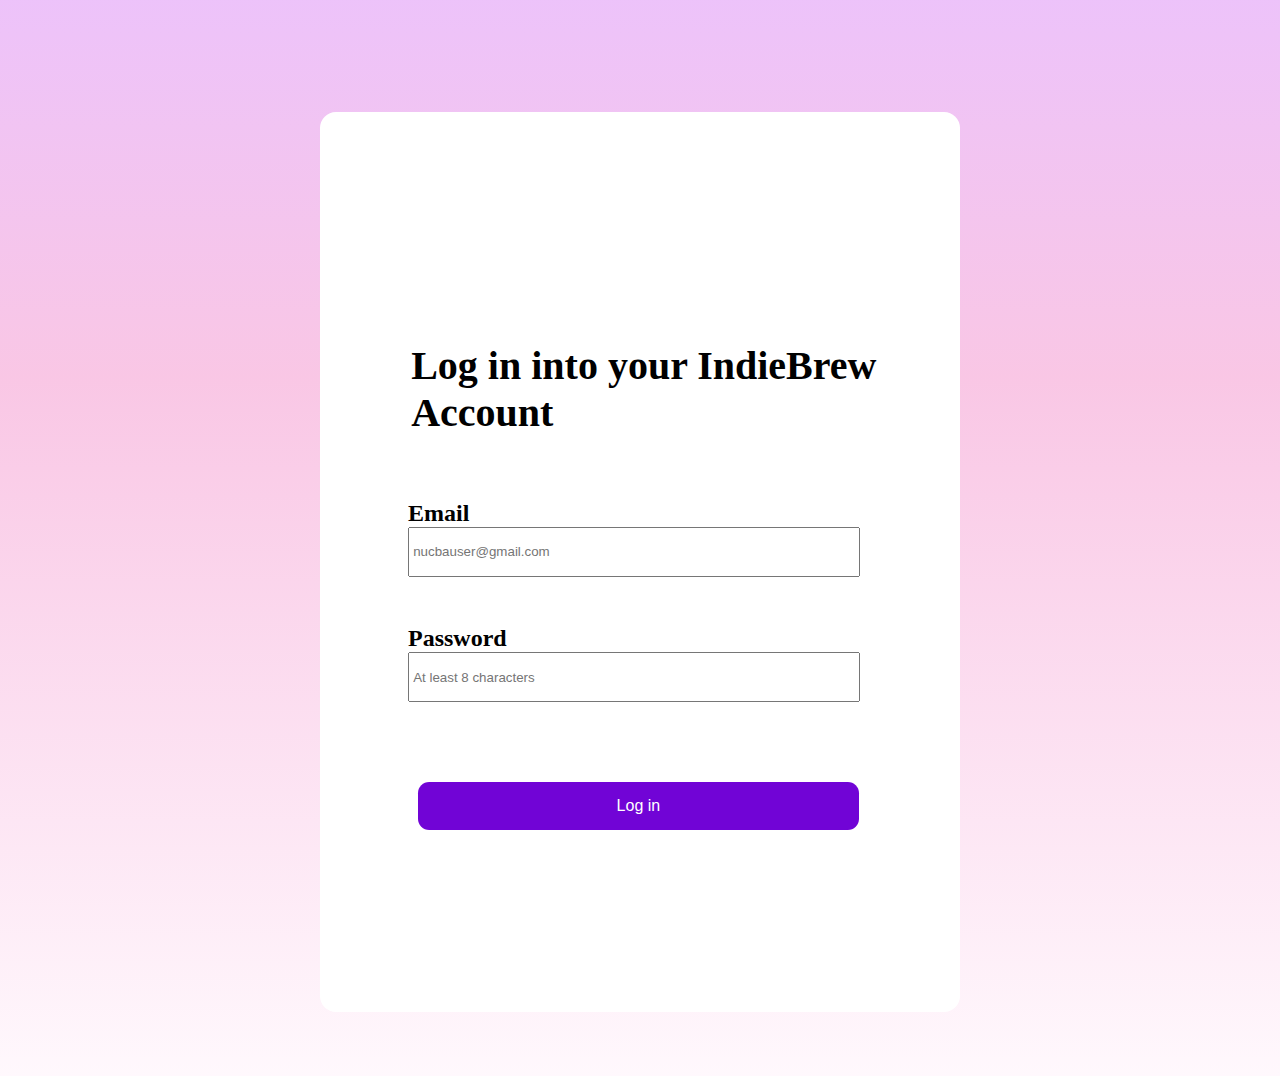
<file: last.html>
<!DOCTYPE html>
<html lang="en">
<head>
    <meta charset="UTF-8">
    <meta http-equiv="X-UA-Compatible" content="IE=edge">
    <meta name="viewport" content="width=device-width, initial-scale=1.0">
    <link rel="stylesheet" href="last.css">
    <title>Document</title>
</head>
<body>
    <form class="form" >
        <div class="padding">
        <h3> Log in into your IndieBrew Account</h3>
        <div class="column">
        <label for="email">Email</label>
        <input type="email" placeholder="nucbauser@gmail.com">
        <label for="Password">Password</label>
        <input type="password"  placeholder="At least 8 characters">
     <button> <a href="index.html"> Log in</a></button> 
        </div>
    </div>
    </form>
</body>
</html>
</file>
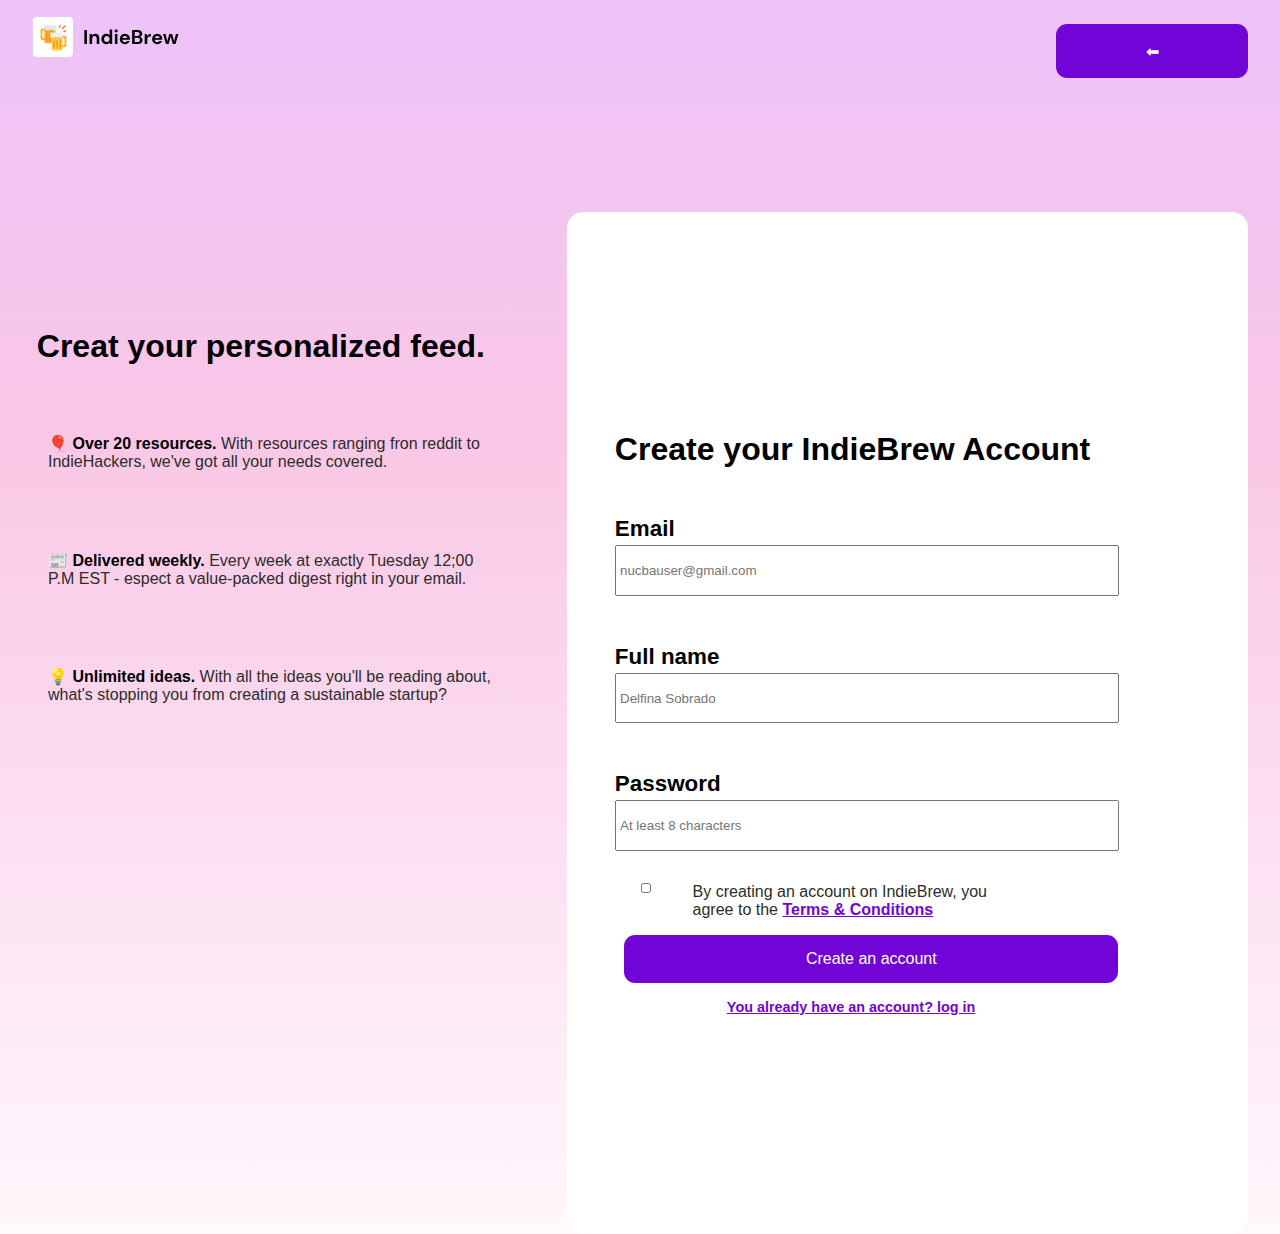
<file: login.html>
<!DOCTYPE html>
<html lang="en">
<head>
    <meta charset="UTF-8">
    <meta http-equiv="X-UA-Compatible" content="IE=edge">
    <meta name="viewport" content="width=device-width, initial-scale=1.0">
    <link rel="stylesheet" href="login.css">
    <title>Log in</title>
</head>
<body>
   
    <nav>
    <span class="logo"> <img src="./Assets/Logo.svg" alt=""></span>
    <a href="index.html"> <button class="flecha"> ⬅</button> </a>
     </nav>
      <div class="todo">
    <section class="personalized">
<h2> Creat your personalized feed.</h2>
<p>🎈 <strong> Over 20 resources.</strong> With resources ranging fron reddit to IndieHackers, we've got all your needs covered.</p>
<p>📰 <strong>Delivered weekly.</strong> Every week at exactly Tuesday 12;00 P.M EST - espect a value-packed digest right in your email.</p>
<p> 💡 <strong>Unlimited ideas.</strong> With all the ideas you'll be reading about, what's stopping you from creating a sustainable startup?</p>
    </section>
    <form class="form" >
        <div class="padding">
        <h3> Create your IndieBrew Account</h3>
        <label for="email">Email</label>
        <input type="email" placeholder="nucbauser@gmail.com">
        <label for="Full-name"> Full name</label>
        <input type="text" placeholder="Delfina Sobrado"> 
        <label for="Password">Password</label>
        <input type="password"  placeholder="At least 8 characters">
   
        <div class="terms">
    <input type="checkbox" class="mini">

    <div class="column">
    <p>By creating an account on IndieBrew, you agree to the <span> <a href="https://en.wikipedia.org/wiki/Terms_of_service">Terms & Conditions</a> </span> </p>
        </div>
    </div>
        <button> Create an account</button>
        <p class="last"> <a href="last.html">You already have an account? log in</a> </p>
    </div>
    </form>
</div>
</body>
</html>
</file>
<file: last.css>
* { padding: 0%;
margin: 0%;}

body { width: 100%;
    background: white;
    background: rgb(202,78,240);
    background: linear-gradient(180deg, rgba(202,78,240,0.3426412801448705) 0%, rgba(231,23,148,0.24180094401041663) 35%, rgba(255,0,169,0.02891578994879207) 100%);
;
justify-content: center;
align-items: center;
display: flex;}

form { width: 70vw;
height: 100vh;
background-color: white;
display: flex;
flex-direction: column;
justify-content: space-between;
position: relative;
margin: 7rem 2rem 4rem 2rem;
border-radius: 1rem;
}
.padding { padding: 1rem 0 0 2rem;
    display: flex;
    flex-direction: column;}

    button { width: 80%;
        font-size: 1rem;
        height: 3rem;
        margin: 2rem 1rem 0rem 0.6rem;
        background-color: #7104D6;
        color: white;
        border: none;
        border-radius: 0.7rem;
        cursor: grab;}
        
        button:hover { background-color: #7104D6;
        opacity: 0.2;}

.form h3 { width: 100%;
    font-size: 1.3rem;
    margin: 2rem 0 2rem 0.2rem ;
}

a { color: white;
text-decoration: none;}
.form label { font-weight: bold;}

input { width: 80%;
height: 2.5rem;
margin-bottom: 3rem;
padding: 0.2rem;}
 
.column { display: flex;
flex-direction: column;}

@media screen and (min-width: 376px) {
.form { justify-content: center;
align-items: center;
width: 50vw;
height: 100vh;}
.padding {padding-left: 5.5rem ;}
    .form h3 { width: 100%;
    font-size: 2.5rem;
    margin-bottom: 4rem;
}
label { font-size: 1.5rem;}

}
</file>
<file: login.css>
* { padding: 0%;
    margin: 0%;
    font-family: 'DM Sans', sans-serif;}

body { width: 100%;
    background: white;
    background: rgb(202,78,240);
    background: linear-gradient(180deg, rgba(202,78,240,0.3426412801448705) 0%, rgba(231,23,148,0.24180094401041663) 35%, rgba(255,0,169,0.02891578994879207) 100%);
;}
nav { width: 100%;
height: 20vh;} 

.logo {margin: 2rem 0 0 2rem;}

span img { margin-top: 1rem;}
.flecha {  float: right;
    margin: 1.5rem 2rem 0 0;
width: 15%;
border-radius: 0.7rem;
height: 30%;
background-color: #7104D6;
border: none;
color: white;}



.personalized { width: 80%;
height: 60vh;
margin: 0 1rem 1rem 2rem;
display: flex;
flex-direction: column;
justify-content: space-evenly;}

.personalized h2 { width: 100%;
padding: 0.3rem;
font-size: 2rem;
margin-top: 1rem;}

p { color: #2C2C2C;
    margin: 0 1rem 1rem 1rem;}
strong {color: black;}

.form { width: 80%;
    padding: 1rem;
    margin: 3rem 2rem 0 2rem;
height: 110vh;
background-color: white;
display: flex;
flex-direction: column;
justify-content: space-evenly;
justify-content: center;
border-radius: 1rem;}

.form h3 { width: 100%;
font-size: 1.3rem;
margin-bottom: 1rem;
margin-top: 2rem;}

.form label { font-weight: bold;}

input { width: 80%;
height: 2.5rem;
margin-bottom: 1rem;
padding: 0.2rem;}
 
.terms { display: flex;
margin-top: 1rem;}
.column { display: flex;
flex-direction: column;
width: 90%;}
.mini { width: 10%;
height: 20%;}

a { color: #7104D6;
    font-weight: 700;
    cursor: grab;}

button { width: 80%;
    font-size: 1rem;
    height: 3rem;
    margin: 0 1rem 0rem 0.6rem;
    background-color: #7104D6;
    color: white;
    border: none;
    border-radius: 0.7rem;
    cursor: grab;}
    
    button:hover { background-color: #7104D6;
    opacity: 0.2;}
    
.padding { padding: 1rem 0 0 2rem;
display: flex;
flex-direction: column;}

.last {margin-top: 1rem;
    margin-right: 2rem;
font-size: 0.9rem;}


@media screen and (min-width: 376px) {   .todo { display: flex;}

.personalized { width: 60%;
    height: 60vh;
    margin: 4rem 1rem 1rem 2rem;}

    .form { width: 80%;
        margin: 2rem 2rem 0 2rem;
    justify-content: center;}
    
    .padding h3 { font-size: 2rem;
    margin-top: 0;}
    
    .padding label { margin-top: 2rem;
        margin-bottom: 0.2rem;
    font-size: 1.4rem;}
    
    .column { display: flex;
        flex-direction: column;
        width: 60%;}
    
        .last { margin-left: 7rem;
            margin-top: 1rem;}
  
}
</file>
